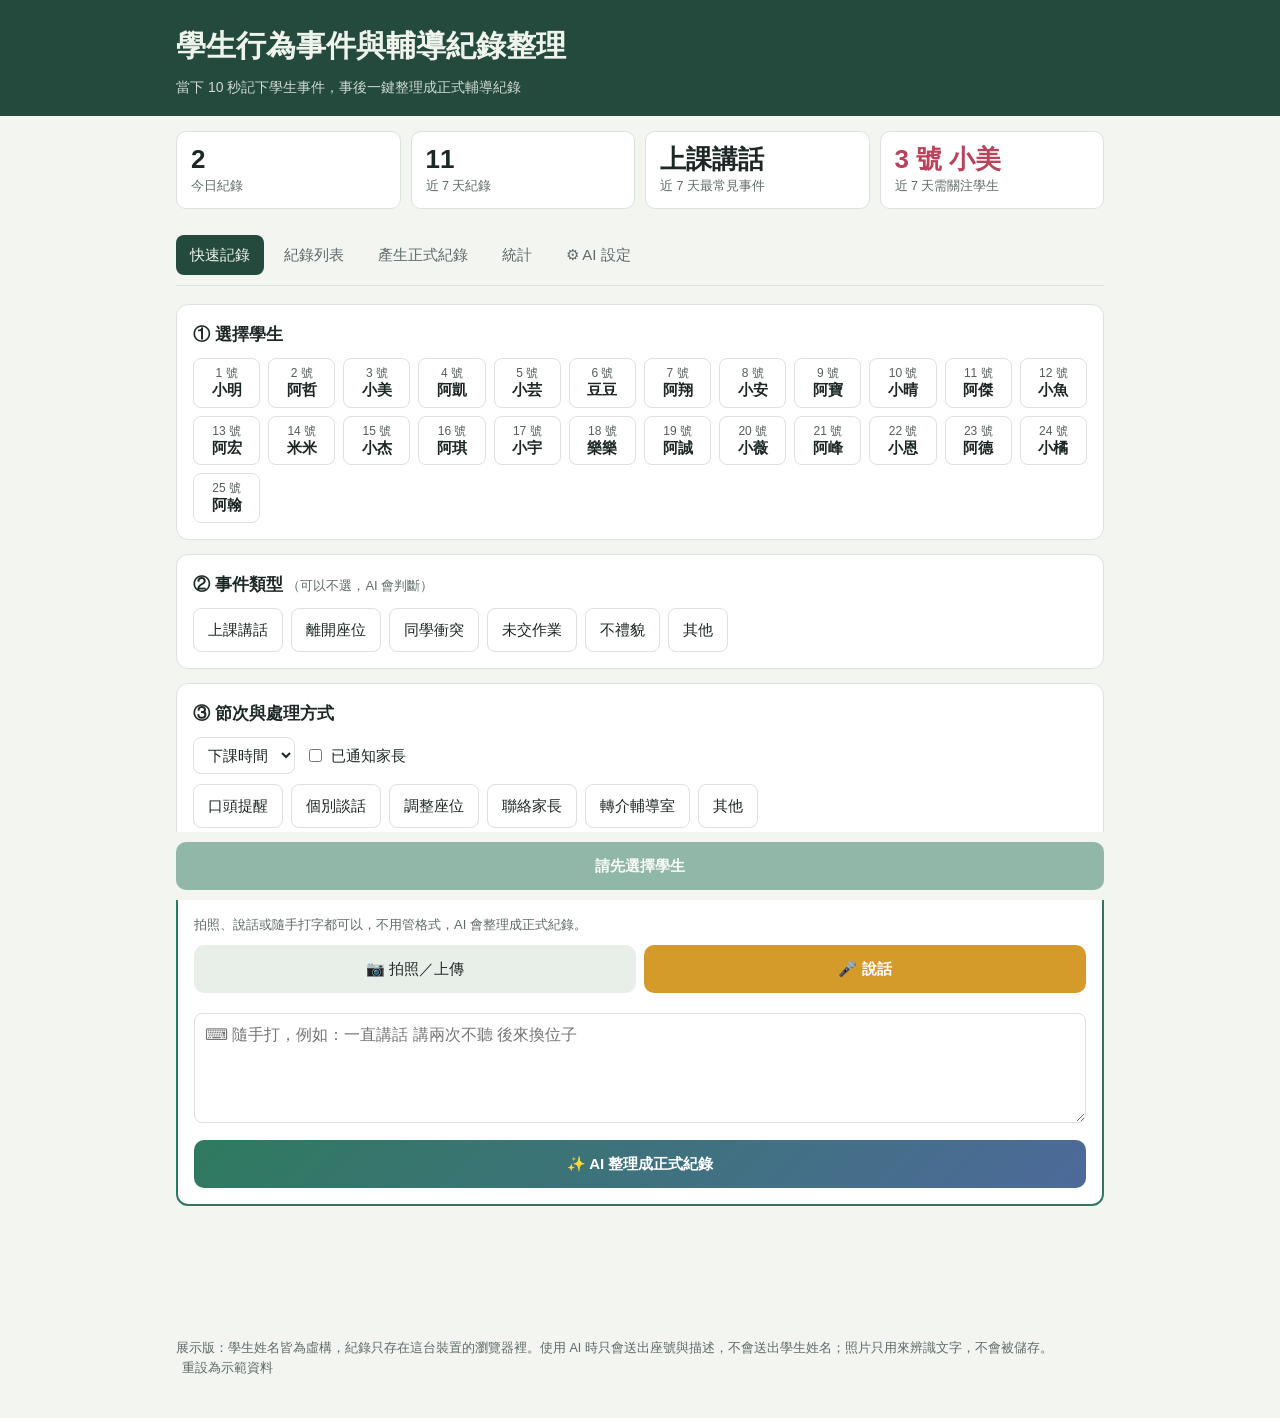
<file: index .html>
<!DOCTYPE html>
<html lang="zh-Hant">
<head>
<meta charset="utf-8">
<meta name="viewport" content="width=device-width, initial-scale=1">
<title>學生行為事件與輔導紀錄整理</title>
<style>
/* ===== 共用樣式 ===== */
:root{
  --bg:#F3F5F1; --paper:#fff; --ink:#1D2826; --muted:#5E6B67; --line:#DCE2DC;
  --board:#24493D; --board-ink:#EEF3EC; --accent:#2F7A5F; --warn:#B9435A; --chip:#E8EEE8; --gold:#D49A2A;
}
*{box-sizing:border-box}
[hidden]{display:none!important}
body{margin:0;background:var(--bg);color:var(--ink);font-family:"Noto Sans TC","PingFang TC","Microsoft JhengHei",sans-serif;font-size:15px;line-height:1.6}
header{background:var(--board);color:var(--board-ink)}
.wrap{max-width:960px;margin:0 auto;padding:0 16px}
header .wrap{padding-top:22px;padding-bottom:18px;display:grid;gap:6px}
header h1{margin:0;font-size:clamp(22px,4.5vw,30px)}
header p{margin:0;opacity:.85;font-size:14px}
.kpis{display:grid;grid-template-columns:repeat(4,1fr);gap:10px;margin-top:-1px;padding-top:16px}
.kpi{background:var(--paper);border:1px solid var(--line);border-radius:10px;padding:12px 14px}
.kpi .v{font-size:26px;font-weight:700;line-height:1.2}
.kpi .l{font-size:12.5px;color:var(--muted)}
.kpi.hot .v{color:var(--warn)}
nav.tabs{position:sticky;top:0;z-index:5;background:var(--bg);display:flex;gap:6px;overflow-x:auto;padding:12px 0 10px;border-bottom:1px solid var(--line);margin-top:14px}
nav.tabs button{flex:none;font:inherit;font-weight:500;border:0;border-radius:8px;padding:8px 14px;background:transparent;color:var(--muted);cursor:pointer}
nav.tabs button[aria-selected="true"]{background:var(--board);color:var(--board-ink)}
section{padding:18px 0 40px}
.card{background:var(--paper);border:1px solid var(--line);border-radius:12px;padding:16px;margin-bottom:14px}
.card h2{margin:0 0 10px;font-size:17px}
.hint{font-size:13px;color:var(--muted);margin:0}
.grid-seats{display:grid;grid-template-columns:repeat(auto-fill,minmax(64px,1fr));gap:8px}
.grid-seats button.pick{display:flex;flex-direction:column;align-items:center;line-height:1.25;padding:7px 4px}
.grid-seats .no{font-size:12px;opacity:.75}
.grid-seats .nm{font-weight:700}
.chips{display:flex;flex-wrap:wrap;gap:8px}
button.pick{font:inherit;border:1px solid var(--line);background:var(--paper);color:var(--ink);border-radius:8px;padding:9px 6px;cursor:pointer;min-height:44px}
.chips button.pick{padding:8px 14px}
button.pick[aria-pressed="true"]{background:var(--board);color:#fff;border-color:var(--board)}
.row{display:flex;gap:10px;flex-wrap:wrap;align-items:center}
select,input,textarea{font:inherit;border:1px solid var(--line);border-radius:8px;padding:8px 10px;background:var(--paper);color:var(--ink)}
textarea{width:100%;min-height:90px;resize:vertical}
.btn{font:inherit;font-weight:700;border:0;border-radius:10px;padding:12px 18px;background:var(--accent);color:#fff;cursor:pointer}
.btn.ghost{background:var(--chip);color:var(--ink);font-weight:500}
.btn.mic{background:var(--gold)}
.btn.mic.on{background:var(--warn)}
.btn:disabled{opacity:.5;cursor:not-allowed}
.submit-bar{position:sticky;bottom:0;background:var(--bg);padding:10px 0;display:flex;gap:10px;align-items:center}
.submit-bar .btn{flex:1}
.toast{position:fixed;left:50%;bottom:24px;transform:translateX(-50%);background:var(--ink);color:#fff;padding:10px 18px;border-radius:999px;font-size:14px;z-index:20}
table{width:100%;border-collapse:collapse;font-size:14px}
th,td{text-align:left;padding:8px 6px;border-bottom:1px solid var(--line);vertical-align:top}
th{font-size:12.5px;color:var(--muted);font-weight:500}
.tag{display:inline-block;font-size:12px;padding:1px 8px;border-radius:4px;background:var(--chip)}
.tag.yes{background:#F6DDE2;color:var(--warn)}
.del{border:0;background:none;color:var(--muted);cursor:pointer;font-size:13px}
.table-wrap{overflow-x:auto}
.bars{display:grid;gap:10px}
.bar .top{display:flex;justify-content:space-between;font-size:14px}
.bar .track{height:16px;background:var(--chip);border-radius:4px;overflow:hidden}
.bar .track span{display:block;height:100%;background:var(--accent)}
.bar.first .track span{background:var(--warn)}
.stats-grid{display:grid;grid-template-columns:1fr 1fr;gap:14px}
#reportText{min-height:320px;font-size:14.5px;line-height:1.8}

.quick{border:2px solid var(--accent)}
.quick textarea{min-height:110px;font-size:16px}
.btn.ai{background:linear-gradient(135deg,#2F7A5F,#4D6A9A)}
.status{font-size:13.5px;margin:8px 0 0;padding:8px 12px;border-radius:8px;background:var(--chip)}
.status.ok{background:#E3F1EA;color:#1F5A44}
.status.warn{background:#FBEFD9;color:#7A5410}
.status.err{background:#F6DDE2;color:var(--warn)}
.filled{animation:flash 1.2s ease}
@keyframes flash{0%{box-shadow:0 0 0 3px var(--gold)}100%{box-shadow:none}}
.ai-badge{display:inline-block;font-size:12px;padding:1px 8px;border-radius:999px;background:#E3EAF5;color:#33507F;margin-left:6px;vertical-align:middle}
.set-row{display:grid;gap:8px;margin-bottom:12px}
.set-row input{width:100%}

.inputs{display:flex;gap:8px;flex-wrap:wrap;margin-bottom:10px}
.inputs .btn{flex:1;min-width:110px;text-align:center}
.thumbs{display:flex;gap:8px;flex-wrap:wrap;margin-bottom:10px}
.thumb{position:relative}
.thumb img{width:84px;height:84px;object-fit:cover;border-radius:8px;border:1px solid var(--line);display:block}
.thumb button{position:absolute;top:-6px;right:-6px;width:24px;height:24px;border-radius:50%;border:0;background:var(--ink);color:#fff;cursor:pointer;font-size:13px}
.result{margin-top:14px;padding:14px;border-radius:10px;background:#F2F6F3;border:1px dashed var(--accent)}
.result h3{margin:0 0 8px;font-size:15px}
.raw{font-size:12.5px;color:var(--muted);margin-top:4px}
.who{white-space:nowrap}
.recs{display:grid;gap:10px}
.rec{border:1px solid var(--line);border-radius:10px;padding:12px 14px;display:grid;gap:6px}
.rec .head{display:flex;justify-content:space-between;align-items:baseline;gap:8px;flex-wrap:wrap}
.rec .head b{font-size:16px}
.rec .meta{font-size:13px;color:var(--muted)}
.rec .tags{display:flex;gap:6px;flex-wrap:wrap}
.rec p{margin:0}
ol.howto{margin:0;padding-left:1.3em;font-size:14px}
footer{font-size:12.5px;color:var(--muted);padding:10px 0 40px}
@media (max-width:720px){.kpis{grid-template-columns:repeat(2,1fr)}.stats-grid{grid-template-columns:1fr}}
@media print{header,nav,.kpis,footer,.no-print{display:none!important}section{padding:0}#reportText{border:0;min-height:0}}
</style>
</head>
<body>

<header>
  <div class="wrap">
    <h1>學生行為事件與輔導紀錄整理</h1>
    <p>當下 10 秒記下學生事件，事後一鍵整理成正式輔導紀錄</p>
  </div>
</header>

<main class="wrap">
  <!-- ===== 上方摘要數字 ===== -->
  <div class="kpis">
    <div class="kpi"><div class="v" id="kToday">0</div><div class="l">今日紀錄</div></div>
    <div class="kpi"><div class="v" id="kWeek">0</div><div class="l">近 7 天紀錄</div></div>
    <div class="kpi"><div class="v" id="kType">—</div><div class="l">近 7 天最常見事件</div></div>
    <div class="kpi hot"><div class="v" id="kSeat">—</div><div class="l">近 7 天需關注學生</div></div>
  </div>

  <nav class="tabs" role="tablist">
    <button role="tab" data-tab="record" aria-selected="true">快速記錄</button>
    <button role="tab" data-tab="list" aria-selected="false">紀錄列表</button>
    <button role="tab" data-tab="report" aria-selected="false">產生正式紀錄</button>
    <button role="tab" data-tab="stats" aria-selected="false">統計</button>
    <button role="tab" data-tab="settings" aria-selected="false">⚙ AI 設定</button>
  </nav>

  <!-- ===== 分頁 1：快速記錄（負責人：＿＿＿） ===== -->
  <section data-tab="record">
    <div class="card">
      <h2>① 選擇學生</h2>
      <div class="grid-seats" id="seats"></div>
    </div>
    <div class="card">
      <h2>② 事件類型 <span class="hint" style="font-weight:400">（可以不選，AI 會判斷）</span></h2>
      <div class="chips" id="types"></div>
    </div>
    <div class="card">
      <h2>③ 節次與處理方式</h2>
      <div class="row" style="margin-bottom:10px">
        <select id="period" aria-label="節次"></select>
        <label class="row" style="gap:6px"><input type="checkbox" id="notify"> 已通知家長</label>
      </div>
      <div class="chips" id="actions"></div>
    </div>
    <div class="card quick">
      <h2>④ 事件描述</h2>
      <p class="hint" style="margin-bottom:10px">拍照、說話或隨手打字都可以，不用管格式，AI 會整理成正式紀錄。</p>
      <div class="inputs">
        <label class="btn ghost" for="photoInput" style="cursor:pointer">📷 拍照／上傳</label>
        <input type="file" id="photoInput" accept="image/*" capture="environment" hidden>
        <button class="btn mic" id="micBtn" type="button">🎤 說話</button>
      </div>
      <div class="thumbs" id="thumbs"></div>
      <textarea id="quick" placeholder="⌨ 隨手打，例如：一直講話 講兩次不聽 後來換位子"></textarea>
      <button class="btn ai" id="aiParseBtn" type="button" style="width:100%;margin-top:10px">✨ AI 整理成正式紀錄</button>
      <p class="status" id="quickStatus" hidden></p>
      <div class="result" id="resultBox" hidden>
        <h3>整理後的紀錄（會存進紀錄列表）<span class="ai-badge" id="noteBadge" hidden>AI 已潤飾</span></h3>
        <textarea id="note" placeholder="整理後的文字會出現在這裡，可以直接修改"></textarea>
        <button class="btn ghost" id="polishBtn" type="button" style="margin-top:8px">✨ 再潤飾一次</button>
      </div>
    </div>
    <div class="submit-bar">
      <button class="btn" id="saveBtn" type="button" disabled>請先選擇學生</button>
    </div>
  </section>

  <!-- ===== 分頁 2：紀錄列表（負責人：＿＿＿） ===== -->
  <section data-tab="list" hidden>
    <div class="card">
      <div class="row" style="margin-bottom:12px">
        <select id="fSeat" aria-label="篩選座號"><option value="">全部學生</option></select>
        <select id="fType" aria-label="篩選事件"><option value="">全部事件</option></select>
        <span class="hint" id="listCount"></span>
      </div>
      <div class="recs" id="listBody"></div>
    </div>
  </section>

  <!-- ===== 分頁 3：產生正式紀錄（負責人：＿＿＿） ===== -->
  <section data-tab="report" hidden>
    <div class="card no-print">
      <div class="row">
        <select id="rSeat" aria-label="學生"></select>
        <label class="row" style="gap:6px">從 <input type="date" id="rFrom"></label>
        <label class="row" style="gap:6px">到 <input type="date" id="rTo"></label>
        <button class="btn" id="genBtn" type="button">產生紀錄</button>
      </div>
      <p class="hint" style="margin-top:8px">產生後可直接修改文字，確認無誤再複製或列印。</p>
    </div>
    <div class="card">
      <textarea id="reportText" placeholder="選擇學生與日期範圍後，按「產生紀錄」"></textarea>
      <div class="row no-print" style="margin-top:10px">
        <button class="btn ghost" id="copyBtn" type="button">複製文字</button>
        <button class="btn ghost" id="printBtn" type="button">列印</button>
        <button class="btn ai" id="aiReportBtn" type="button">✨ AI 撰寫教師觀察與建議</button>
      </div>
      <p class="status no-print" id="reportStatus" hidden></p>
      <div>
      </div>
    </div>
  </section>

  <!-- ===== 分頁 4：統計（負責人：＿＿＿） ===== -->
  <section data-tab="stats" hidden>
    <p class="hint" style="margin-bottom:12px">統計範圍：全部紀錄</p>
    <div class="stats-grid">
      <div class="card"><h2>事件類型</h2><div class="bars" id="sType"></div></div>
      <div class="card"><h2>哪一節最常發生</h2><div class="bars" id="sPeriod"></div></div>
      <div class="card"><h2>紀錄最多的學生（前 5 名）</h2><div class="bars" id="sSeat"></div></div>
      <div class="card"><h2>處理方式</h2><div class="bars" id="sAction"></div></div>
    </div>
  </section>

  <section data-tab="settings" hidden>
    <div class="card">
      <h2>AI 設定</h2>
      <div class="set-row">
        <label for="apiKey">Gemini API 金鑰</label>
        <input id="apiKey" type="password" placeholder="貼上以 AIza 開頭的金鑰" autocomplete="off">
      </div>
      <div class="row">
        <button class="btn" id="saveKeyBtn" type="button">儲存並測試</button>
        <button class="btn ghost" id="clearKeyBtn" type="button">清除金鑰</button>
      </div>
      <p class="status" id="keyStatus" hidden></p>
    </div>
    <div class="card">
      <h2>怎麼取得金鑰（免費）</h2>
      <ol class="howto">
        <li>用 Google 帳號登入 Google AI Studio（aistudio.google.com）。</li>
        <li>點「Get API key」→「Create API key」。</li>
        <li>複製金鑰，貼到上面的框，按「儲存並測試」。</li>
      </ol>
      <p class="hint" style="margin-top:10px">金鑰只存在這台裝置的瀏覽器，不會放上 GitHub。沒設定金鑰時，「AI 幫我整理」會改用簡易規則填欄位，但不會潤飾文字。</p>
    </div>
    <div class="card">
      <h2>⚠️ 隱私提醒</h2>
      <p class="hint">Gemini 免費方案送出的內容，Google 可能用來改進產品，也可能經人工審查。所以：只輸入座號、不寫學生姓名；開發與展示只用假資料；正式使用需改用付費方案或學校核可的服務。</p>
    </div>
  </section>

  <footer>
    展示版：學生姓名皆為虛構，紀錄只存在這台裝置的瀏覽器裡。使用 AI 時只會送出座號與描述，不會送出學生姓名；照片只用來辨識文字，不會被儲存。
    <button class="del" id="resetBtn" type="button">重設為示範資料</button>
  </footer>
</main>

<div class="toast" id="toast" hidden></div>

<script>
/* ===== 設定（之後改由 Google 試算表讀取） ===== */
const CLASS_NAME = '501';
const SEAT_COUNT = 25;
const TYPES = ['上課講話', '離開座位', '同學衝突', '未交作業', '不禮貌', '其他'];
const ACTIONS = ['口頭提醒', '個別談話', '調整座位', '聯絡家長', '轉介輔導室', '其他'];
const PERIODS = [
  ['早自習', '07:40', '08:30'], ['第一節', '08:40', '09:20'], ['第二節', '09:30', '10:10'],
  ['第三節', '10:30', '11:10'], ['第四節', '11:20', '12:00'], ['午休', '12:00', '13:25'],
  ['第五節', '13:30', '14:10'], ['第六節', '14:20', '15:00'], ['第七節', '15:10', '15:50'],
  ['下課時間', '', '']
];
const STORE_KEY = 'behavior-records-v1';
// 示範用虛構綽號（之後改由 Google 試算表「學生名單」讀取）
const ROSTER = ['小明', '阿哲', '小美', '阿凱', '小芸', '豆豆', '阿翔', '小安', '阿寶', '小晴', '阿傑', '小魚', '阿宏',
  '米米', '小杰', '阿琪', '小宇', '樂樂', '阿誠', '小薇', '阿峰', '小恩', '阿德', '小橘', '阿翰'];
function nameOf(seat) { return ROSTER[seat - 1] || ''; }
function who(seat) { return seat + ' 號 ' + nameOf(seat); }

/* ===== 資料存取（之後改成呼叫 Apps Script，其他程式不用動） ===== */
function pad(n) { return String(n).padStart(2, '0'); }
function fmtDate(d) { return d.getFullYear() + '-' + pad(d.getMonth() + 1) + '-' + pad(d.getDate()); }
function fmtTime(d) { return fmtDate(d) + ' ' + pad(d.getHours()) + ':' + pad(d.getMinutes()); }

function demoRecords() {
  // 以今天為基準，產生近兩週的假資料
  const seed = [ // 描述欄示範「AI 整理後」的樣子
    [0, '09:35', 3, '第二節', '上課講話', '該生上課期間與鄰座同學交談，經教師提醒兩次後仍持續。', '口頭提醒', false],
    [0, '13:40', 12, '第五節', '同學衝突', '該生於打掃時間與另一名同學發生爭執並互相推擠，教師介入後進行個別談話。', '個別談話', true],
    [1, '08:50', 3, '第一節', '未交作業', '該生未繳交數學習作。', '口頭提醒', false],
    [1, '10:35', 18, '第三節', '離開座位', '該生於課堂中多次離開座位走動，教師調整其座位以利專注。', '調整座位', false],
    [1, '13:35', 3, '第五節', '上課講話', '該生午休後於課堂中持續講話，影響上課秩序，教師課後與其個別談話。', '個別談話', false],
    [2, '09:40', 7, '第二節', '不禮貌', '該生於教師提醒時以不禮貌語氣回應。', '個別談話', false],
    [2, '14:25', 12, '第六節', '上課講話', '', '口頭提醒', false],
    [3, '08:45', 21, '第一節', '未交作業', '該生國語作業已連續三天未繳交，教師已聯絡家長協助督促。', '聯絡家長', true],
    [3, '11:25', 3, '第四節', '離開座位', '', '口頭提醒', false],
    [4, '13:45', 18, '第五節', '同學衝突', '該生下課時與同學因搶球發生口角。', '個別談話', false],
    [6, '09:30', 12, '第二節', '上課講話', '', '口頭提醒', false],
    [7, '13:30', 3, '第五節', '不禮貌', '該生於科任課對任課教師以不禮貌語氣回話，已通知家長。', '聯絡家長', true],
    [8, '10:40', 9, '第三節', '其他', '該生表示身體不適並趴睡，教師已請保健室協助。', '其他', false],
    [9, '08:40', 21, '第一節', '未交作業', '', '口頭提醒', false],
    [10, '14:30', 12, '第六節', '同學衝突', '該生於分組活動時與同學發生爭吵，已轉介輔導室並通知家長。', '轉介輔導室', true],
    [12, '13:40', 7, '第五節', '上課講話', '', '口頭提醒', false]
  ];
  return seed.map(function (s, i) {
    const d = new Date(); d.setDate(d.getDate() - s[0]);
    const hm = s[1].split(':'); d.setHours(+hm[0], +hm[1], 0, 0);
    return { id: 'demo' + i, time: fmtTime(d), class: CLASS_NAME, seat: s[2], period: s[3], type: s[4], note: s[5], action: s[6], notifyParent: s[7] };
  });
}
let memoryRecords = null; // 瀏覽器不允許儲存時的備用
function loadRecords() {
  try {
    const raw = localStorage.getItem(STORE_KEY);
    if (raw) return JSON.parse(raw);
  } catch (e) {}
  if (memoryRecords) return memoryRecords;
  const demo = demoRecords(); saveRecords(demo); return demo;
}
function saveRecords(list) {
  memoryRecords = list;
  try { localStorage.setItem(STORE_KEY, JSON.stringify(list)); } catch (e) {}
}
function addRecord(r) { const list = loadRecords(); list.push(r); saveRecords(list); }
function deleteRecord(id) { saveRecords(loadRecords().filter(function (r) { return r.id !== id; })); }

/* ===== 小工具 ===== */
const $ = function (id) { return document.getElementById(id); };
function esc(s) { return String(s).replace(/[&<>"]/g, function (c) { return { '&': '&amp;', '<': '&lt;', '>': '&gt;', '"': '&quot;' }[c]; }); }
function toast(msg) { const t = $('toast'); t.textContent = msg; t.hidden = false; clearTimeout(toast.t); toast.t = setTimeout(function () { t.hidden = true; }, 2200); }
function countBy(list, key) { const m = {}; list.forEach(function (r) { m[r[key]] = (m[r[key]] || 0) + 1; }); return Object.entries(m).sort(function (a, b) { return b[1] - a[1]; }); }
function sortedRecords() { return loadRecords().slice().sort(function (a, b) { return b.time.localeCompare(a.time); }); }
function currentPeriod() {
  const now = new Date(); const hm = pad(now.getHours()) + ':' + pad(now.getMinutes());
  const p = PERIODS.find(function (p) { return p[1] && hm >= p[1] && hm <= p[2]; });
  return p ? p[0] : '下課時間';
}

/* ===== 分頁切換 ===== */
const tabBtns = document.querySelectorAll('nav.tabs button');
tabBtns.forEach(function (b) {
  b.addEventListener('click', function () {
    tabBtns.forEach(function (x) { x.setAttribute('aria-selected', x === b); });
    document.querySelectorAll('section[data-tab]').forEach(function (s) { s.hidden = s.dataset.tab !== b.dataset.tab; });
    renderAll();
  });
});

/* ===== 分頁 1：快速記錄 ===== */
const form = { seat: null, type: null, action: null };
let photo = null; // { mime, b64, url }

function pickGroup(containerId, values, key, labelFn) {
  $(containerId).innerHTML = values.map(function (v) {
    return '<button type="button" class="pick" data-v="' + esc(v) + '" aria-pressed="' + (form[key] == v) + '">' + (labelFn ? labelFn(v) : esc(v)) + '</button>';
  }).join('');
  $(containerId).onclick = function (e) {
    const b = e.target.closest('button.pick'); if (!b) return;
    const v = key === 'seat' ? +b.dataset.v : b.dataset.v;
    form[key] = (form[key] === v && key !== 'seat') ? null : v; // 再點一次可取消（學生除外）
    this.querySelectorAll('button').forEach(function (x) { x.setAttribute('aria-pressed', (key === 'seat' ? +x.dataset.v : x.dataset.v) === form[key]); });
    updateSaveBtn();
  };
}
function setupRecordForm(keepPeriod) {
  const seats = []; for (let i = 1; i <= SEAT_COUNT; i++) seats.push(i);
  pickGroup('seats', seats, 'seat', function (v) { return '<span class="no">' + v + ' 號</span><span class="nm">' + esc(nameOf(v)) + '</span>'; });
  pickGroup('types', TYPES, 'type');
  pickGroup('actions', ACTIONS, 'action');
  if (!keepPeriod) {
    $('period').innerHTML = PERIODS.map(function (p) { return '<option>' + p[0] + '</option>'; }).join('');
    $('period').value = currentPeriod();
  }
}
function updateSaveBtn() {
  const b = $('saveBtn');
  if (!form.seat) { b.disabled = true; b.textContent = '請先選擇學生'; return; }
  if (!form.type) { b.disabled = true; b.textContent = '請選事件類型，或按「AI 整理」自動判斷'; return; }
  b.disabled = false; b.textContent = '送出：' + who(form.seat) + '・' + form.type;
}
function flash(ids) { ids.forEach(function (id) { const el = $(id); el.classList.remove('filled'); void el.offsetWidth; el.classList.add('filled'); }); }

$('saveBtn').addEventListener('click', function () {
  const raw = cleanSpoken($('quick').value);
  const note = $('note').value.trim() || raw;
  addRecord({
    id: 'r' + Date.now(), time: fmtTime(new Date()), class: CLASS_NAME, seat: form.seat,
    period: $('period').value, type: form.type, note: note, raw: raw !== note ? raw : '',
    action: form.action || '口頭提醒', notifyParent: $('notify').checked
  });
  toast('已記錄：' + who(form.seat) + '・' + form.type);
  form.seat = null; form.type = null; form.action = null;
  $('note').value = ''; $('quick').value = ''; $('notify').checked = false;
  $('noteBadge').hidden = true; $('quickStatus').hidden = true; $('resultBox').hidden = true;
  clearPhoto(); setupRecordForm(); updateSaveBtn(); renderKpis();
  window.scrollTo({ top: 0, behavior: 'smooth' });
});

/* ----- 照片 ----- */
function clearPhoto() { photo = null; $('thumbs').innerHTML = ''; $('photoInput').value = ''; }
$('photoInput').addEventListener('change', function () {
  const f = this.files && this.files[0]; if (!f) return;
  const img = new Image();
  img.onload = function () {
    // 縮小到最長邊 1280px，減少上傳量
    const scale = Math.min(1, 1280 / Math.max(img.width, img.height));
    const c = document.createElement('canvas'); c.width = Math.round(img.width * scale); c.height = Math.round(img.height * scale);
    c.getContext('2d').drawImage(img, 0, 0, c.width, c.height);
    const url = c.toDataURL('image/jpeg', 0.85);
    photo = { mime: 'image/jpeg', b64: url.split(',')[1], url: url };
    $('thumbs').innerHTML = '<div class="thumb"><img src="' + url + '" alt="已上傳的照片"><button type="button" id="rmPhoto" aria-label="移除照片">✕</button></div>';
    $('rmPhoto').onclick = clearPhoto;
    URL.revokeObjectURL(img.src);
  };
  img.src = URL.createObjectURL(f);
});

/* ----- 語音（Web Speech API） ----- */
(function setupMic() {
  const SR = window.SpeechRecognition || window.webkitSpeechRecognition;
  const btn = $('micBtn');
  if (!SR) { btn.disabled = true; btn.title = '這個瀏覽器不支援語音輸入，可用手機鍵盤上的麥克風'; return; }
  const rec = new SR(); rec.lang = 'zh-TW'; rec.interimResults = true; rec.continuous = false;
  let base = '', on = false;
  rec.onresult = function (e) {
    let text = ''; for (let i = 0; i < e.results.length; i++) text += e.results[i][0].transcript;
    $('quick').value = base + text;
  };
  rec.onend = function () { on = false; btn.classList.remove('on'); btn.textContent = '🎤 說話'; };
  rec.onerror = function (e) { setStatus('quickStatus', 'err', '語音辨識失敗（' + e.error + '），請確認已允許使用麥克風。'); };
  btn.addEventListener('click', function () {
    if (on) { rec.stop(); return; }
    base = $('quick').value ? $('quick').value + ' ' : '';
    try { rec.start(); on = true; btn.classList.add('on'); btn.textContent = '⏹ 說完了'; } catch (e) {}
  });
})();

/* ===== AI（Gemini API） ===== */
const KEY_STORE = 'gemini-key', MODEL_STORE = 'gemini-model';
let memKey = '';
function getKey() { try { return localStorage.getItem(KEY_STORE) || memKey; } catch (e) { return memKey; } }
function setStatus(id, kind, msg) { const el = $(id); el.className = 'status ' + kind; el.textContent = msg; el.hidden = !msg; }

async function pickModel(key) {
  // 自動找可用的 Flash 模型（模型名稱會隨 Google 更新而改變）
  const res = await fetch('https://generativelanguage.googleapis.com/v1beta/models?pageSize=200', { headers: { 'x-goog-api-key': key } });
  if (!res.ok) throw new Error(res.status === 400 || res.status === 403 ? '金鑰無效' : '連線失敗（' + res.status + '）');
  const data = await res.json();
  const ok = (data.models || []).filter(function (m) {
    return (m.supportedGenerationMethods || []).indexOf('generateContent') >= 0 && /flash/.test(m.name) &&
      !/lite|image|tts|live|audio|embed|exp|preview/.test(m.name);
  }).map(function (m) { return m.name.replace('models/', ''); });
  const ver = function (n) { const v = n.match(/(\d+(?:\.\d+)?)/); return v ? parseFloat(v[1]) : 0; };
  ok.sort(function (a, b) { return ver(b) - ver(a) || a.length - b.length; });
  if (!ok.length) throw new Error('找不到可用的模型');
  return ok[0];
}

async function callGemini(prompt, wantJson, image) {
  const key = getKey();
  if (!key) throw new Error('NO_KEY');
  let model = ''; try { model = localStorage.getItem(MODEL_STORE) || ''; } catch (e) {}
  if (!model) { model = await pickModel(key); try { localStorage.setItem(MODEL_STORE, model); } catch (e) {} }
  const parts = [{ text: prompt }];
  if (image) parts.push({ inline_data: { mime_type: image.mime, data: image.b64 } });
  const body = { contents: [{ parts: parts }], generationConfig: { temperature: 0.3 } };
  if (wantJson) body.generationConfig.responseMimeType = 'application/json';
  const res = await fetch('https://generativelanguage.googleapis.com/v1beta/models/' + model + ':generateContent', {
    method: 'POST', headers: { 'Content-Type': 'application/json', 'x-goog-api-key': key }, body: JSON.stringify(body)
  });
  if (!res.ok) {
    if (res.status === 404) { try { localStorage.removeItem(MODEL_STORE); } catch (e) {} }
    throw new Error(res.status === 429 ? '使用次數達上限，請稍後再試' : 'AI 回應失敗（' + res.status + '）');
  }
  const data = await res.json();
  const out = (((data.candidates || [])[0] || {}).content || {}).parts || [];
  const text = out.filter(function (p) { return p.text && !p.thought; }).map(function (p) { return p.text; }).join('').trim();
  if (!text) throw new Error('AI 沒有回傳內容');
  return wantJson ? JSON.parse(text.replace(/^```json\s*|```$/g, '')) : text;
}

const RULES = '規則：只能根據老師提供的內容，不可加入沒提到的細節或推測；學生一律稱「該生」，不寫任何姓名（原文若出現其他人的姓名，改成「另一名同學」）；用客觀、中性、正式的繁體中文，不做診斷、不貼標籤。';
function cleanSpoken(t) { return t.replace(/\s+/g, ' ').trim(); }
function stripNames(t) { ROSTER.forEach(function (n) { t = t.split(n).join('同學'); }); return t; } // 送出前把名單上的姓名換掉

function ruleParse(text) {
  // 沒有 AI 金鑰時的簡易規則辨識（不會潤飾文字）
  const out = { period: null, type: null, action: null, notifyParent: false };
  const cn = { '一': 1, '二': 2, '三': 3, '四': 4, '五': 5, '六': 6, '七': 7 };
  const p = text.match(/第\s*([一二三四五六七1-7])\s*節/);
  if (p) out.period = '第' + '一二三四五六七'[(cn[p[1]] || +p[1]) - 1] + '節';
  else if (/早自習/.test(text)) out.period = '早自習'; else if (/午休/.test(text)) out.period = '午休'; else if (/下課/.test(text)) out.period = '下課時間';
  const typeRules = [['同學衝突', /打架|打人|推|爭執|吵架|衝突|搶/], ['不禮貌', /頂嘴|沒禮貌|不禮貌|罵|嗆/], ['未交作業', /作業|沒交|未交|缺交/], ['離開座位', /離座|離開座位|走動|亂跑|站起來/], ['上課講話', /講話|聊天|說話|吵/]];
  for (const r of typeRules) { if (r[1].test(text)) { out.type = r[0]; break; } }
  const actRules = [['轉介輔導室', /輔導室|輔導老師/], ['聯絡家長', /家長|爸|媽|聯絡簿|打電話/], ['調整座位', /換位|換座|調座|調位/], ['個別談話', /談話|聊聊|個別/], ['口頭提醒', /提醒|警告|糾正/]];
  for (const r of actRules) { if (r[1].test(text)) { out.action = r[0]; break; } }
  out.notifyParent = /家長|爸|媽|聯絡簿|打電話/.test(text);
  return out;
}

function applyParsed(r) {
  // 老師已經選的欄位不會被覆蓋，只補空的
  const filled = [];
  if (!form.type && r.type && TYPES.indexOf(r.type) >= 0) { form.type = r.type; filled.push(r.type); }
  if (!form.action && r.action && ACTIONS.indexOf(r.action) >= 0) { form.action = r.action; filled.push(r.action); }
  setupRecordForm(true);
  if (r.period && r.period !== $('period').value && PERIODS.some(function (p) { return p[0] === r.period; })) { $('period').value = r.period; filled.push(r.period); }
  if (r.notifyParent) $('notify').checked = true;
  $('resultBox').hidden = false;
  if (r.note) $('note').value = r.note;
  flash(['types', 'actions', 'period', 'note']);
  updateSaveBtn();
  return filled;
}

$('aiParseBtn').addEventListener('click', async function () {
  if (!form.seat) { setStatus('quickStatus', 'warn', '請先在最上面選擇學生。'); window.scrollTo({ top: 0, behavior: 'smooth' }); return; }
  const text = cleanSpoken($('quick').value);
  if (!text && !photo) { setStatus('quickStatus', 'warn', '先拍照、說話或打幾個字喔。'); return; }
  const btn = this; btn.disabled = true; btn.textContent = '✨ 整理中…';
  try {
    const known = '老師已選：' + (form.type ? '事件類型＝' + form.type + '；' : '') + (form.action ? '處理方式＝' + form.action + '；' : '') + '節次＝' + $('period').value + '。';
    const prompt = '你是協助國小教師整理學生行為事件紀錄的助手。老師用口語' + (photo ? '和一張照片（可能是手寫便條、聯絡簿或現場照片，請讀出其中與事件有關的文字）' : '') +
      '快速記下一件事，請整理成 JSON。' + RULES + known +
      '\n欄位：period（只能是 ' + PERIODS.map(function (p) { return p[0]; }).join('、') + ' 之一；老師的內容沒提到就填 null）；' +
      'type（只能是 ' + TYPES.join('、') + ' 之一）；action（只能是 ' + ACTIONS.join('、') + ' 之一，沒提到填 null）；' +
      'notifyParent（有提到通知或聯絡家長填 true，否則 false）；note（把事件改寫成正式紀錄文字：以「該生」開頭、1～3 句、包含經過與處理）。' +
      '\n只輸出 JSON。\n老師的描述：「' + (stripNames(text) || '（請以照片內容為準）') + '」';
    const r = await callGemini(prompt, true, photo);
    const filled = applyParsed(r);
    $('noteBadge').hidden = false;
    setStatus('quickStatus', 'ok', '✨ AI 已整理完成' + (filled.length ? '，並幫你選了：' + filled.join('・') : '') + '。確認下面的文字再送出。');
  } catch (e) {
    const r = ruleParse(text); r.note = text;
    const filled = applyParsed(r);
    $('noteBadge').hidden = true;
    const extra = photo ? '照片需要 AI 才能辨識。' : '';
    if (e.message === 'NO_KEY') setStatus('quickStatus', 'warn', '尚未設定 AI 金鑰，已用簡易規則' + (filled.length ? '選了：' + filled.join('・') : '判斷欄位') + '，文字沒有潤飾。' + extra + '到「⚙ AI 設定」貼上金鑰即可使用 AI。');
    else setStatus('quickStatus', 'err', 'AI 暫時無法使用（' + e.message + '），已改用簡易規則判斷欄位。' + extra);
  } finally { btn.disabled = false; btn.textContent = '✨ AI 整理成正式紀錄'; }
});

$('polishBtn').addEventListener('click', async function () {
  const text = $('note').value.trim();
  if (!text) { toast('沒有文字可以潤飾'); return; }
  const btn = this; btn.disabled = true; btn.textContent = '潤飾中…';
  try {
    const out = await callGemini('請把下面這段國小教師的學生行為事件描述，潤飾成正式、簡潔的紀錄文字（以「該生」開頭、1～3 句）。' + RULES + '只輸出潤飾後的文字。\n原文：「' + stripNames(text) + '」', false);
    $('note').value = out; $('noteBadge').hidden = false; toast('已潤飾，可再修改');
  } catch (e) {
    toast(e.message === 'NO_KEY' ? '請先到「⚙ AI 設定」貼上金鑰' : 'AI 暫時無法使用：' + e.message);
  } finally { btn.disabled = false; btn.textContent = '✨ 再潤飾一次'; }
});

/* ===== AI 設定 ===== */
(function setupSettings() {
  if (getKey()) { $('apiKey').value = getKey(); setStatus('keyStatus', 'ok', '已設定金鑰。'); }
  $('saveKeyBtn').addEventListener('click', async function () {
    const key = $('apiKey').value.trim();
    if (!key) { setStatus('keyStatus', 'warn', '請先貼上金鑰。'); return; }
    setStatus('keyStatus', '', '測試中…');
    try {
      const model = await pickModel(key);
      memKey = key;
      try { localStorage.setItem(KEY_STORE, key); localStorage.setItem(MODEL_STORE, model); } catch (e) {}
      setStatus('keyStatus', 'ok', '✅ 連線成功，使用模型：' + model);
    } catch (e) { setStatus('keyStatus', 'err', '❌ ' + e.message + '，請確認金鑰是否正確。'); }
  });
  $('clearKeyBtn').addEventListener('click', function () {
    try { localStorage.removeItem(KEY_STORE); localStorage.removeItem(MODEL_STORE); } catch (e) {}
    memKey = ''; $('apiKey').value = ''; setStatus('keyStatus', 'warn', '已清除金鑰。');
  });
})();

/* ===== 分頁 2：紀錄列表 ===== */
function renderList() {
  const fs = $('fSeat').value, ft = $('fType').value;
  const list = sortedRecords().filter(function (r) { return (!fs || r.seat == fs) && (!ft || r.type === ft); });
  $('listCount').textContent = '共 ' + list.length + ' 筆';
  $('listBody').innerHTML = list.map(function (r) {
    return '<div class="rec"><div class="head"><b>' + esc(who(r.seat)) + '</b><span class="meta">' + esc(r.time.slice(5)) + '・' + esc(r.period) + '</span></div>' +
      '<div class="tags"><span class="tag">' + esc(r.type) + '</span><span class="tag">' + esc(r.action) + '</span>' + (r.notifyParent ? '<span class="tag yes">已通知家長</span>' : '') + '</div>' +
      '<p>' + esc(r.note || '（沒有描述）') + '</p>' + (r.raw ? '<div class="raw">原始輸入：' + esc(r.raw) + '</div>' : '') +
      '<div style="text-align:right"><button class="del" data-id="' + esc(r.id) + '">刪除</button></div></div>';
  }).join('') || '<p class="hint">沒有符合的紀錄</p>';
}
function setupFilters() {
  let opts = '<option value="">全部學生</option>';
  for (let i = 1; i <= SEAT_COUNT; i++) opts += '<option value="' + i + '">' + esc(who(i)) + '</option>';
  $('fSeat').innerHTML = opts;
  $('fType').innerHTML = '<option value="">全部事件</option>' + TYPES.map(function (t) { return '<option>' + t + '</option>'; }).join('');
  $('fSeat').onchange = $('fType').onchange = renderList;
  $('listBody').onclick = function (e) {
    const b = e.target.closest('button.del'); if (!b) return;
    deleteRecord(b.dataset.id); renderList(); renderKpis(); toast('已刪除一筆紀錄');
  };
}

/* ===== 分頁 3：產生正式紀錄 ===== */
function setupReport() {
  let opts = ''; for (let i = 1; i <= SEAT_COUNT; i++) opts += '<option value="' + i + '">' + esc(who(i)) + '</option>';
  $('rSeat').innerHTML = opts;
  const today = new Date(), from = new Date(); from.setDate(today.getDate() - 13);
  $('rFrom').value = fmtDate(from); $('rTo').value = fmtDate(today);
  const top = countBy(loadRecords(), 'seat')[0]; if (top) $('rSeat').value = top[0];
}
$('genBtn').addEventListener('click', function () {
  const seat = +$('rSeat').value, from = $('rFrom').value, to = $('rTo').value;
  const list = loadRecords().filter(function (r) { const d = r.time.slice(0, 10); return r.seat === seat && d >= from && d <= to; })
    .sort(function (a, b) { return a.time.localeCompare(b.time); });
  lastReportRecords = list;
  if (!list.length) { $('reportText').value = ''; toast('這段期間沒有 ' + who(seat) + ' 的紀錄'); return; }
  const types = countBy(list, 'type').map(function (t) { return t[0] + ' ' + t[1] + ' 次'; }).join('、');
  const notified = list.filter(function (r) { return r.notifyParent; }).length;
  const lines = [];
  lines.push('學生輔導紀錄');
  lines.push('');
  lines.push('一、基本資料');
  lines.push('班級：' + CLASS_NAME + '　座號：' + seat + ' 號　姓名：' + nameOf(seat));
  lines.push('紀錄期間：' + from + ' 至 ' + to);
  lines.push('');
  lines.push('二、事件摘要');
  lines.push('期間共記錄 ' + list.length + ' 次事件，類型分布為：' + types + '。其中 ' + notified + ' 次已通知家長。');
  lines.push('');
  lines.push('三、事件經過');
  list.forEach(function (r, i) {
    lines.push((i + 1) + '. ' + r.time.slice(0, 10) + '（' + r.period + '）' + r.type + (r.note ? '：' + r.note.replace(/[。．.\s]+$/, '') : '') + '。處理方式：' + r.action + (r.notifyParent ? '，已通知家長' : '') + '。');
  });
  lines.push('');
  lines.push('四、教師觀察與後續追蹤');
  lines.push('（請老師補充：學生近況、可能原因、後續輔導計畫）');
  lines.push('');
  lines.push('紀錄教師：＿＿＿＿＿＿　日期：' + fmtDate(new Date()));
  $('reportText').value = lines.join('\n');
  toast('已產生，可直接修改內容');
});
let lastReportRecords = [];
$('aiReportBtn').addEventListener('click', async function () {
  const t = $('reportText').value;
  if (!t || !lastReportRecords.length) { toast('請先按「產生紀錄」'); return; }
  const btn = this; btn.disabled = true; btn.textContent = '✨ 撰寫中…';
  setStatus('reportStatus', '', 'AI 撰寫中…');
  try {
    const facts = lastReportRecords.map(function (r) { return r.time.slice(0, 10) + ' ' + r.period + ' ' + r.type + '：' + stripNames(r.note || '（無描述）') + '；處理：' + r.action + (r.notifyParent ? '，已通知家長' : ''); }).join('\n');
    const out = await callGemini('你是協助國小導師撰寫學生輔導紀錄的助手。根據以下事件紀錄，撰寫「教師觀察與後續追蹤」段落，分成兩小段：' +
      '（一）教師觀察：客觀歸納事件的模式（例如常發生的時段、類型、頻率變化），2～4 句；' +
      '（二）後續輔導建議：2～3 點具體、可執行的做法，用「1. 2. 3.」列出。' + RULES + '不要使用標題符號或 Markdown，只輸出這兩小段文字。\n事件紀錄：\n' + facts, false);
    const marker = '（請老師補充：學生近況、可能原因、後續輔導計畫）';
    $('reportText').value = t.indexOf(marker) >= 0 ? t.replace(marker, out) : t + '\n\n' + out;
    setStatus('reportStatus', 'ok', '✨ AI 已完成「四、教師觀察與後續追蹤」，請確認內容是否符合實際狀況再使用。');
  } catch (e) {
    setStatus('reportStatus', e.message === 'NO_KEY' ? 'warn' : 'err', e.message === 'NO_KEY' ? '請先到「⚙ AI 設定」貼上 Gemini 金鑰。' : 'AI 暫時無法使用：' + e.message);
  } finally { btn.disabled = false; btn.textContent = '✨ AI 撰寫教師觀察與建議'; }
});
$('copyBtn').addEventListener('click', function () {
  const t = $('reportText');
  if (!t.value) return;
  (navigator.clipboard ? navigator.clipboard.writeText(t.value) : Promise.reject())
    .then(function () { toast('已複製'); })
    .catch(function () { t.select(); document.execCommand('copy'); toast('已複製'); });
});
$('printBtn').addEventListener('click', function () { window.print(); });

/* ===== 分頁 4：統計 ===== */
function bars(id, pairs, labelFn) {
  const max = pairs.length ? pairs[0][1] : 1;
  $(id).innerHTML = pairs.map(function (p, i) {
    return '<div class="bar' + (i === 0 ? ' first' : '') + '"><div class="top"><span>' + esc(labelFn ? labelFn(p[0]) : p[0]) + '</span><b>' + p[1] + '</b></div>' +
      '<div class="track"><span style="width:' + (p[1] / max * 100) + '%"></span></div></div>';
  }).join('') || '<p class="hint">還沒有紀錄</p>';
}
function renderStats() {
  const list = loadRecords();
  bars('sType', countBy(list, 'type'));
  bars('sPeriod', countBy(list, 'period'));
  bars('sSeat', countBy(list, 'seat').slice(0, 5), function (s) { return who(s); });
  bars('sAction', countBy(list, 'action'));
}

/* ===== 上方摘要數字 ===== */
function renderKpis() {
  const list = loadRecords(), today = fmtDate(new Date());
  const weekAgo = new Date(); weekAgo.setDate(weekAgo.getDate() - 6);
  const week = list.filter(function (r) { return r.time.slice(0, 10) >= fmtDate(weekAgo); });
  $('kToday').textContent = list.filter(function (r) { return r.time.slice(0, 10) === today; }).length;
  $('kWeek').textContent = week.length;
  const t = countBy(week, 'type')[0], s = countBy(week, 'seat')[0];
  $('kType').textContent = t ? t[0] : '—';
  $('kSeat').textContent = s ? who(s[0]) : '—';
}

function renderAll() { renderKpis(); renderList(); renderStats(); }
$('resetBtn').addEventListener('click', function () { saveRecords(demoRecords()); setupReport(); renderAll(); toast('已重設為示範資料'); });

setupRecordForm(); setupFilters(); setupReport(); renderAll();
</script>
</body>
</html>
</file>
